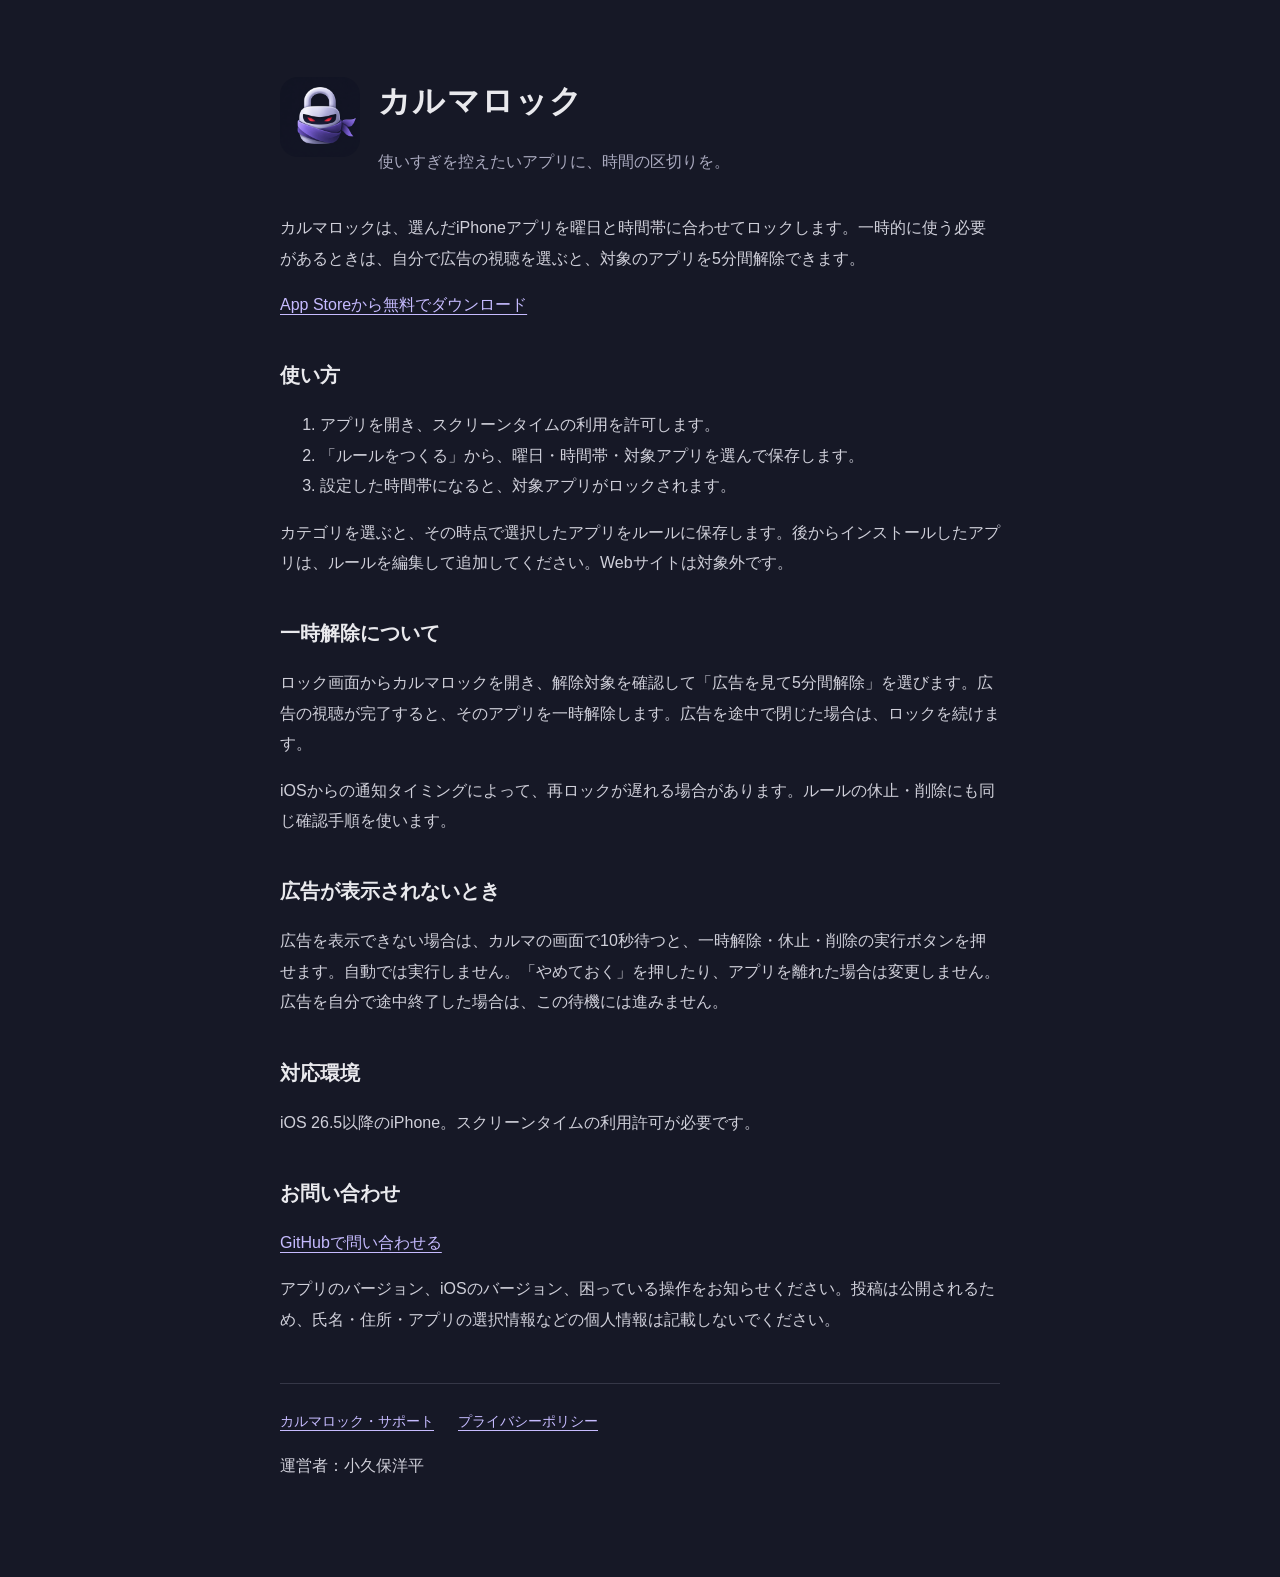
<file: docs/site/index.html>
<!doctype html>
<html lang="ja"><head><meta charset="utf-8"><meta name="viewport" content="width=device-width,initial-scale=1"><title>カルマロック | サポート</title><meta name="theme-color" content="#161826"><link rel="stylesheet" href="style.css"><link rel="icon" href="icon.png"></head><body><main><div class="brand"><img src="icon.png" alt="カルマロックのアイコン"><div><h1>カルマロック</h1><p class="intro">使いすぎを控えたいアプリに、時間の区切りを。</p></div></div>
<p>カルマロックは、選んだiPhoneアプリを曜日と時間帯に合わせてロックします。一時的に使う必要があるときは、自分で広告の視聴を選ぶと、対象のアプリを5分間解除できます。</p>
<p><a href="https://apps.apple.com/jp/app/id6811883726">App Storeから無料でダウンロード</a></p>
<h2>使い方</h2><ol><li>アプリを開き、スクリーンタイムの利用を許可します。</li><li>「ルールをつくる」から、曜日・時間帯・対象アプリを選んで保存します。</li><li>設定した時間帯になると、対象アプリがロックされます。</li></ol>
<p>カテゴリを選ぶと、その時点で選択したアプリをルールに保存します。後からインストールしたアプリは、ルールを編集して追加してください。Webサイトは対象外です。</p>
<h2>一時解除について</h2><p>ロック画面からカルマロックを開き、解除対象を確認して「広告を見て5分間解除」を選びます。広告の視聴が完了すると、そのアプリを一時解除します。広告を途中で閉じた場合は、ロックを続けます。</p><p>iOSからの通知タイミングによって、再ロックが遅れる場合があります。ルールの休止・削除にも同じ確認手順を使います。</p>
<h2>広告が表示されないとき</h2><p>広告を表示できない場合は、カルマの画面で10秒待つと、一時解除・休止・削除の実行ボタンを押せます。自動では実行しません。「やめておく」を押したり、アプリを離れた場合は変更しません。広告を自分で途中終了した場合は、この待機には進みません。</p>
<h2>対応環境</h2><p>iOS 26.5以降のiPhone。スクリーンタイムの利用許可が必要です。</p>
<h2>お問い合わせ</h2><p><a href="https://github.com/yheihei/ShinobiLock/issues/new">GitHubで問い合わせる</a></p><p>アプリのバージョン、iOSのバージョン、困っている操作をお知らせください。投稿は公開されるため、氏名・住所・アプリの選択情報などの個人情報は記載しないでください。</p><footer><nav><a href="index.html">カルマロック・サポート</a><a href="privacy.html">プライバシーポリシー</a></nav><p>運営者：小久保洋平</p></footer></main></body></html>
</file>
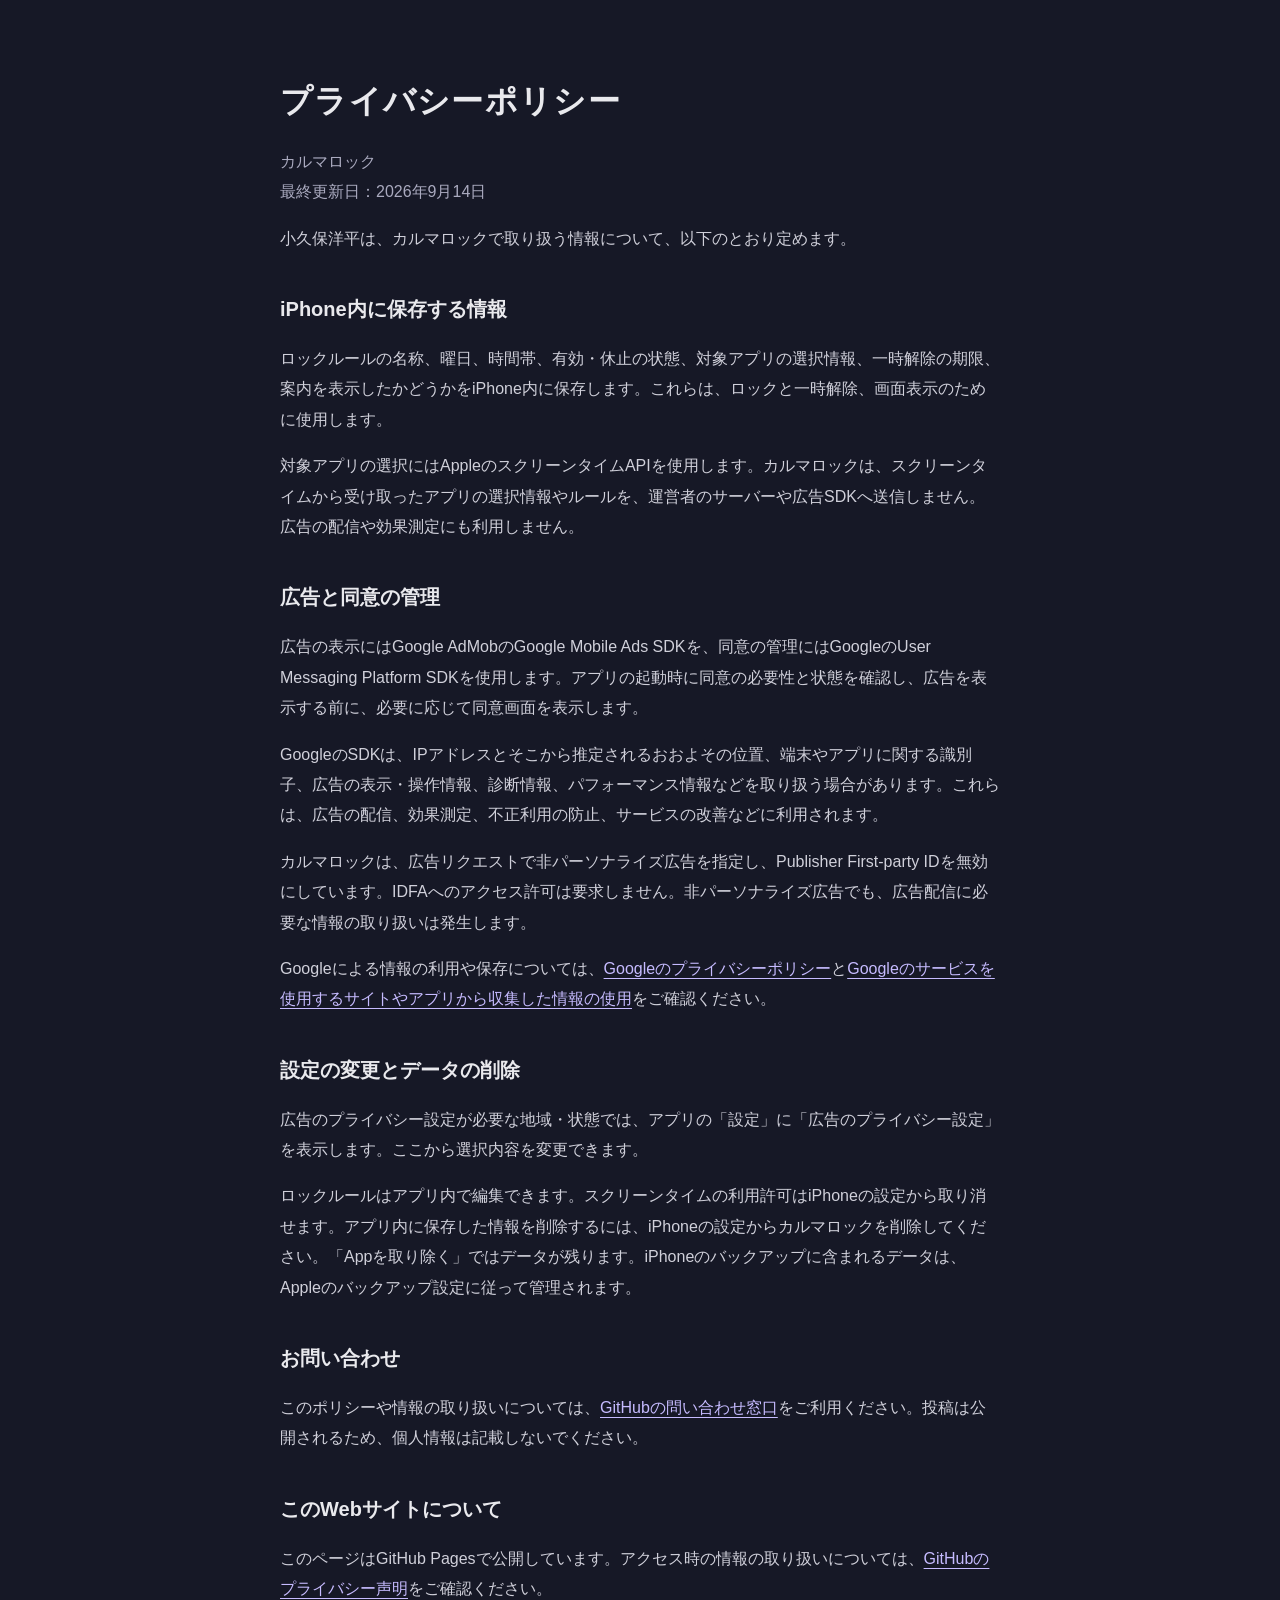
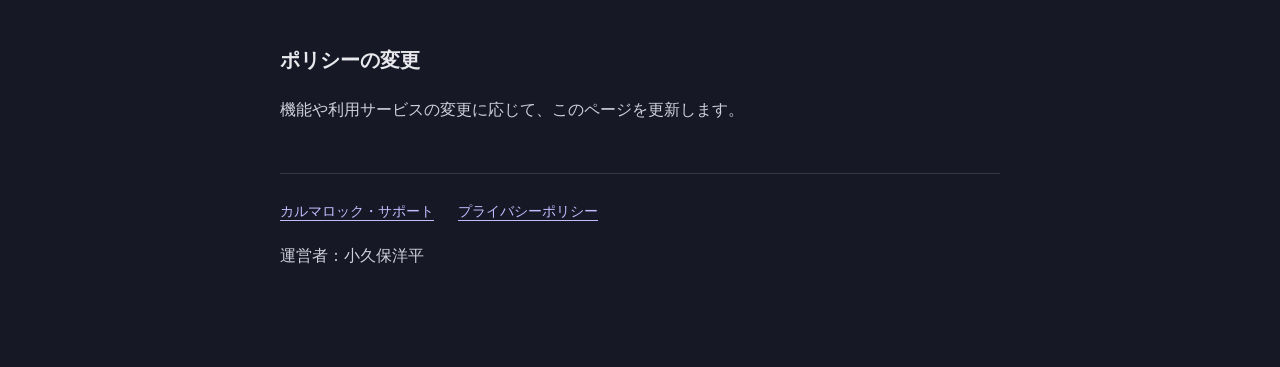
<file: docs/site/privacy.html>
<!doctype html>
<html lang="ja"><head><meta charset="utf-8"><meta name="viewport" content="width=device-width,initial-scale=1"><title>プライバシーポリシー | カルマロック</title><meta name="theme-color" content="#161826"><link rel="stylesheet" href="style.css"><link rel="icon" href="icon.png"></head><body><main><h1>プライバシーポリシー</h1><p class="intro">カルマロック<br>最終更新日：2026年9月14日</p>
<p>小久保洋平は、カルマロックで取り扱う情報について、以下のとおり定めます。</p>
<h2>iPhone内に保存する情報</h2><p>ロックルールの名称、曜日、時間帯、有効・休止の状態、対象アプリの選択情報、一時解除の期限、案内を表示したかどうかをiPhone内に保存します。これらは、ロックと一時解除、画面表示のために使用します。</p><p>対象アプリの選択にはAppleのスクリーンタイムAPIを使用します。カルマロックは、スクリーンタイムから受け取ったアプリの選択情報やルールを、運営者のサーバーや広告SDKへ送信しません。広告の配信や効果測定にも利用しません。</p>
<h2>広告と同意の管理</h2><p>広告の表示にはGoogle AdMobのGoogle Mobile Ads SDKを、同意の管理にはGoogleのUser Messaging Platform SDKを使用します。アプリの起動時に同意の必要性と状態を確認し、広告を表示する前に、必要に応じて同意画面を表示します。</p><p>GoogleのSDKは、IPアドレスとそこから推定されるおおよその位置、端末やアプリに関する識別子、広告の表示・操作情報、診断情報、パフォーマンス情報などを取り扱う場合があります。これらは、広告の配信、効果測定、不正利用の防止、サービスの改善などに利用されます。</p><p>カルマロックは、広告リクエストで非パーソナライズ広告を指定し、Publisher First-party IDを無効にしています。IDFAへのアクセス許可は要求しません。非パーソナライズ広告でも、広告配信に必要な情報の取り扱いは発生します。</p><p>Googleによる情報の利用や保存については、<a href="https://policies.google.com/privacy?hl=ja">Googleのプライバシーポリシー</a>と<a href="https://policies.google.com/technologies/partner-sites?hl=ja">Googleのサービスを使用するサイトやアプリから収集した情報の使用</a>をご確認ください。</p>
<h2>設定の変更とデータの削除</h2><p>広告のプライバシー設定が必要な地域・状態では、アプリの「設定」に「広告のプライバシー設定」を表示します。ここから選択内容を変更できます。</p><p>ロックルールはアプリ内で編集できます。スクリーンタイムの利用許可はiPhoneの設定から取り消せます。アプリ内に保存した情報を削除するには、iPhoneの設定からカルマロックを削除してください。「Appを取り除く」ではデータが残ります。iPhoneのバックアップに含まれるデータは、Appleのバックアップ設定に従って管理されます。</p>
<h2>お問い合わせ</h2><p>このポリシーや情報の取り扱いについては、<a href="https://github.com/yheihei/ShinobiLock/issues/new">GitHubの問い合わせ窓口</a>をご利用ください。投稿は公開されるため、個人情報は記載しないでください。</p>
<h2>このWebサイトについて</h2><p>このページはGitHub Pagesで公開しています。アクセス時の情報の取り扱いについては、<a href="https://docs.github.com/ja/site-policy/privacy-policies/github-general-privacy-statement">GitHubのプライバシー声明</a>をご確認ください。</p>
<h2>ポリシーの変更</h2><p>機能や利用サービスの変更に応じて、このページを更新します。</p><footer><nav><a href="index.html">カルマロック・サポート</a><a href="privacy.html">プライバシーポリシー</a></nav><p>運営者：小久保洋平</p></footer></main></body></html>
</file>
<file: docs/site/style.css>
body{margin:0;background:#161826;color:#e9e9ed;font-family:-apple-system,BlinkMacSystemFont,"Hiragino Sans",sans-serif;line-height:1.9}main{max-width:720px;margin:0 auto;padding:56px 24px 80px}a{color:#c6bbff;text-underline-offset:4px}h1{font-size:32px;line-height:1.5;letter-spacing:.04em}h2{font-size:20px;margin:36px 0 12px}p,li{font-size:16px;color:#d0d0da}ul{padding-left:1.4em}.intro{color:#aaaabf}.brand{display:flex;align-items:center;gap:18px;margin-bottom:36px}.brand img{width:80px;height:80px;border-radius:18px}.brand p{margin:0}footer{margin-top:48px;border-top:1px solid #353747;padding-top:24px;font-size:14px;color:#aaaabf}nav{display:flex;gap:24px;flex-wrap:wrap}small{color:#aaaabf}
</file>
